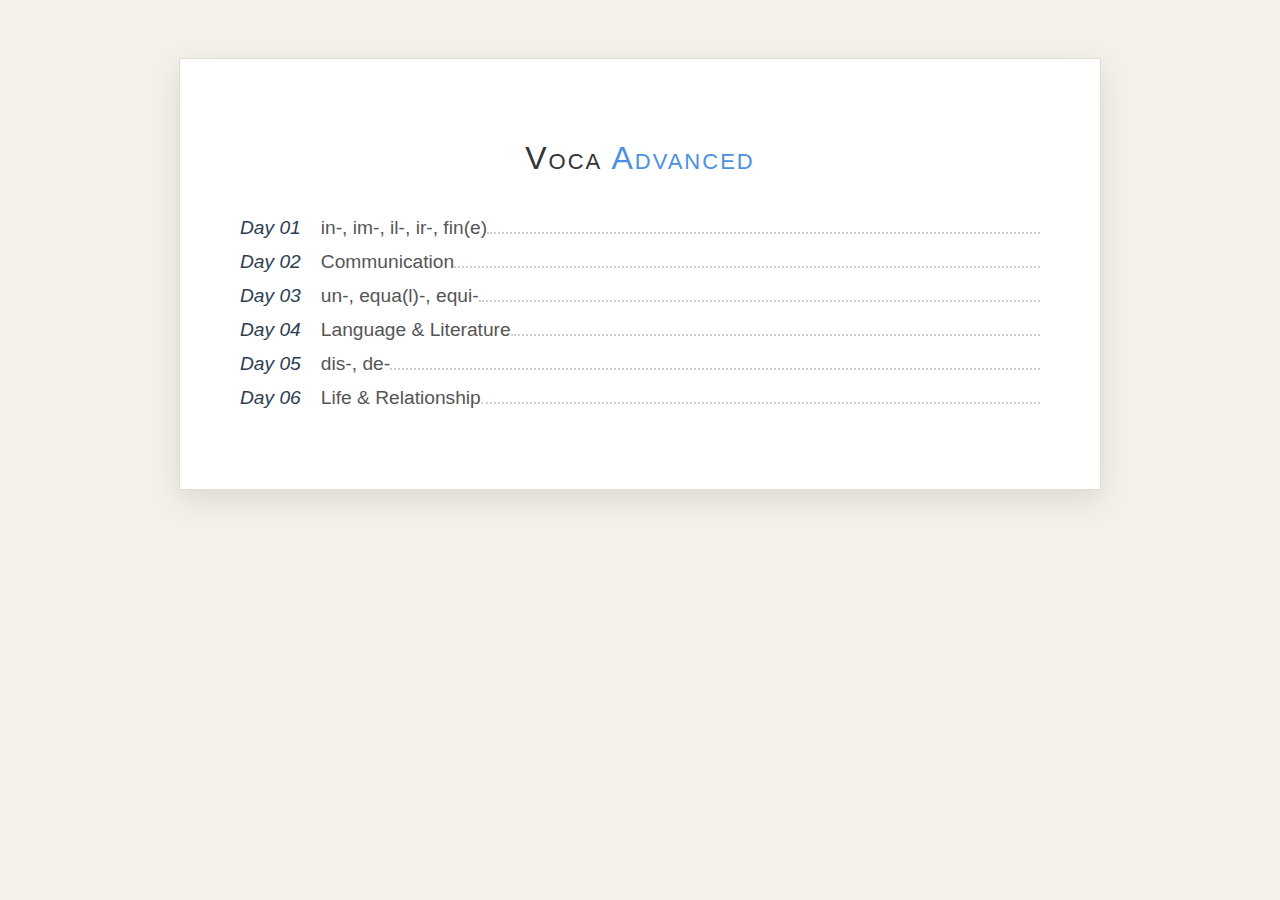
<file: index.html>
<!DOCTYPE html>
<html lang="en">

<head>
    <meta charset="UTF-8">
    <meta name="viewport" content="width=device-width, initial-scale=1.0">
    <title>Voca - Advanced</title>
</head>
<style>
    :root {
        --primary: #4a90e2;
        --success: #2ecc71;
        --danger: #e74c3c;
        --text: #2c3e50;
    }

    /* Background styling to mimic a book page */
    body {
        background-color: #f4f1ea;
        /* Soft cream/paper color */
        display: flex;
        justify-content: center;
        padding: 50px;
    }

    .book-page {
        background: white;
        width: 100%;
        max-width: 800px;
        padding: 60px;
        box-shadow: 0 10px 30px rgba(0, 0, 0, 0.1);
        border: 1px solid #e0ddd5;
    }

    h1 {
        font-family: 'Arial', serif;
        text-align: center;
        font-weight: normal;
        font-variant: small-caps;
        letter-spacing: 2px;
        margin-bottom: 40px;
        color: #333;
    }

    .index-list {
        font-family: 'Arial', serif;
        font-size: 1.2rem;
        list-style: none;
        padding: 0;
    }

    .index-list li {
        display: flex;
        align-items: baseline;
        /* Ensures text and numbers line up on the bottom */
        margin-bottom: 12px;
    }

    .index-list li a {
        text-decoration: none;
        color: #2c3e50;
        padding-right: 10px;
        font-style: italic;
    }

    /* The Dotted Leader */
    .index-list li::after {
        content: "";
        flex-grow: 1;
        border-bottom: 2px dotted #ccc;
        height: 1px;
    }

    .index-list li span {
        padding-left: 10px;
        color: #555;
    }

    /* Hover effect for a modern touch */
    .index-list li:hover a {
        color: #a67c00;
        /* Gold accent */
    }

    .level {
        color: var(--primary)
    }
</style>

<body>
    <div class="book-page">
        <div class="index-wrapper">
            <h1>Voca <span class="level">Advanced</span></h1>

            <ul class="index-list">
                <li><a href="day-01.html">Day 01</a><span>in-, im-, il-, ir-, fin(e)</span></li>
                <li><a href="day-02.html">Day 02</a><span>Communication</span></li>
                <li><a href="day-03.html">Day 03</a><span>un-, equa(l)-, equi-</span></li>
                <li><a href="day-04.html">Day 04</a><span>Language & Literature</span></li>
                <li><a href="day-05.html">Day 05</a><span>dis-, de-</span></li>
                <li><a href="day-06.html">Day 06</a><span>Life & Relationship</span></li>
            </ul>
        </div>
    </div>
</body>

</html>
</file>
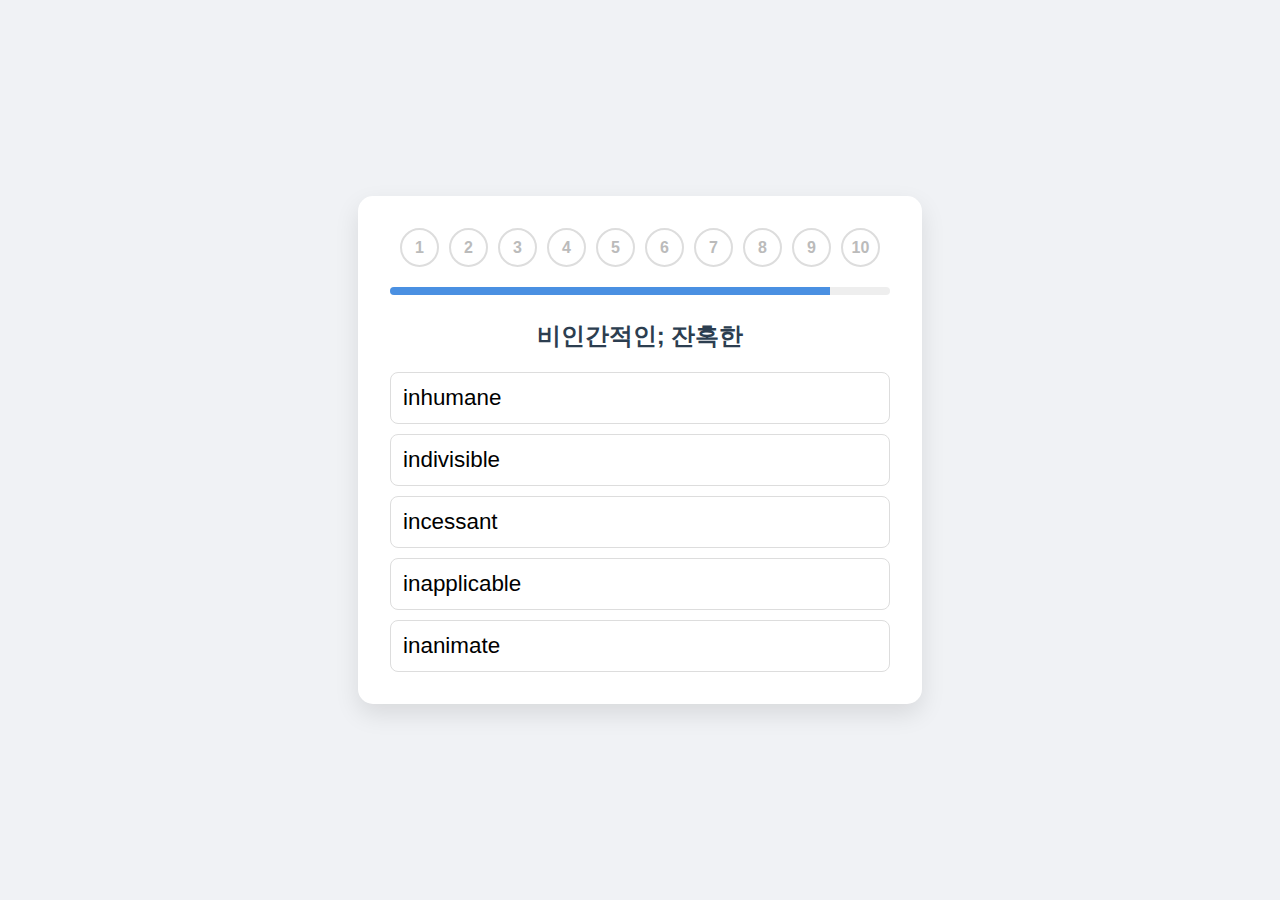
<file: day-01.html>
<!DOCTYPE html>
<html lang="en">
<head>
    <meta charset="UTF-8">
    <meta name="viewport" content="width=device-width, initial-scale=1.0">
    <title>Day 01 : pro-, pre-, fore-, post-, in-</title>
    <link rel="stylesheet" href="style.css">
</head>
<body>

<div class="quiz-container">
    <div class="score-tracker" id="tracker">
        <div class="indicator" id="ind-0">1</div>
        <div class="indicator" id="ind-1">2</div>
        <div class="indicator" id="ind-2">3</div>
        <div class="indicator" id="ind-3">4</div>
        <div class="indicator" id="ind-4">5</div>
        <div class="indicator" id="ind-5">6</div>
        <div class="indicator" id="ind-6">7</div>
        <div class="indicator" id="ind-7">8</div>
        <div class="indicator" id="ind-8">9</div>
        <div class="indicator" id="ind-9">10</div>
    </div>

    <div class="timer-bg" id="timer-box">
        <div id="timer-fill"></div>
    </div>

    <div id="quiz-screen">
        <div class="question-box">
            <h2 id="question-text">Loading...</h2>
            <div class="answer-list" id="answer-options"></div>
        </div>
    </div>

    <div id="result-screen">
        <h2>Day <span class="day">01</span> Score</h2>
        <h1 id="final-score">0 / 5</h1>
        <button onclick="location.reload()" class="answer-btn" style="width: 100%; text-align: center; background: var(--primary); color: white; border: none;">Restart Quiz</button>
    </div>
</div>
<script type="module" src="day01.js"></script>
</body>
</html>
</file>
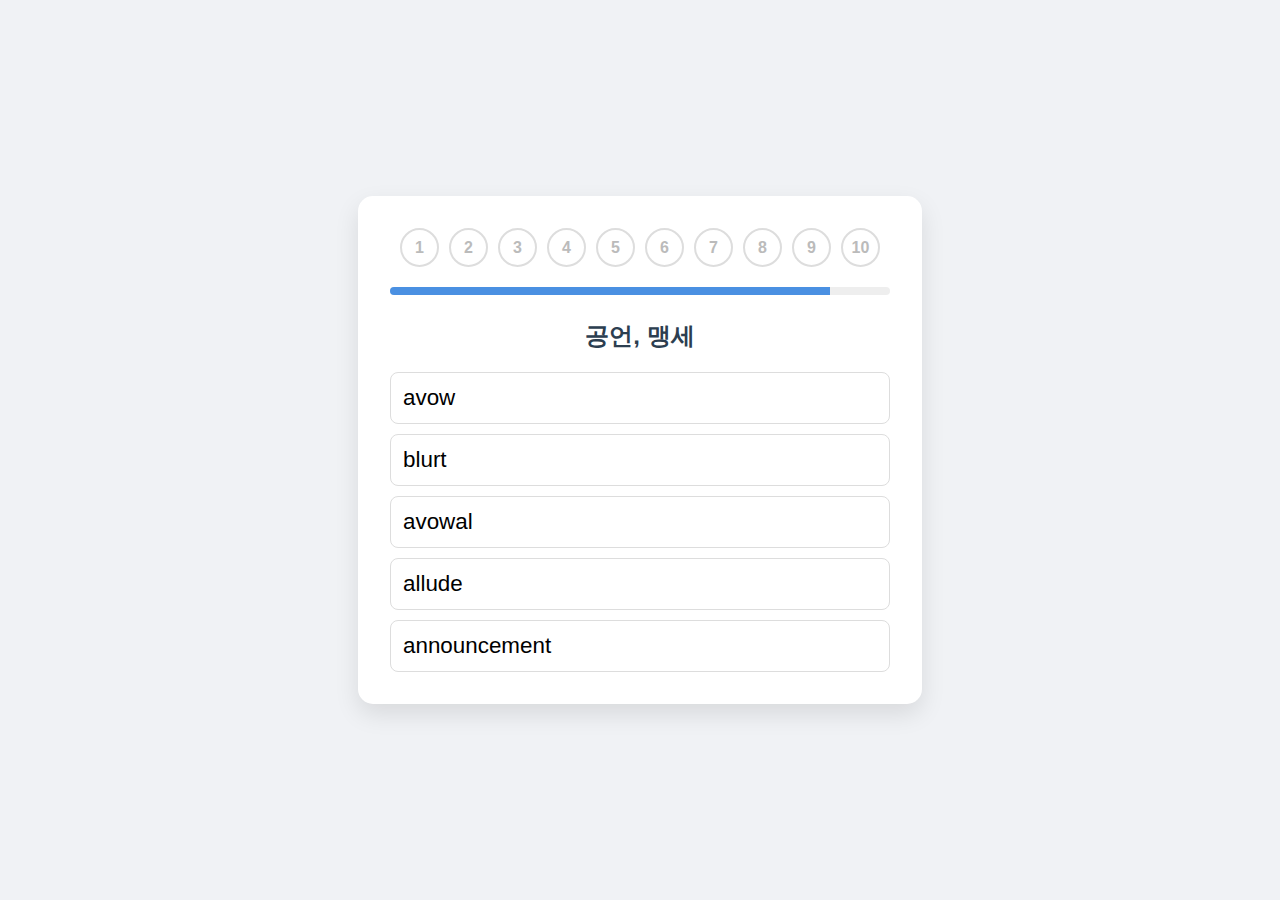
<file: day-02.html>
<!DOCTYPE html>
<html lang="en">
<head>
    <meta charset="UTF-8">
    <meta name="viewport" content="width=device-width, initial-scale=1.0">
    <title>Day 02 : Communication</title>
    <link rel="stylesheet" href="style.css">
</head>
<body>

<div class="quiz-container">
    <div class="score-tracker" id="tracker">
        <div class="indicator" id="ind-0">1</div>
        <div class="indicator" id="ind-1">2</div>
        <div class="indicator" id="ind-2">3</div>
        <div class="indicator" id="ind-3">4</div>
        <div class="indicator" id="ind-4">5</div>
        <div class="indicator" id="ind-5">6</div>
        <div class="indicator" id="ind-6">7</div>
        <div class="indicator" id="ind-7">8</div>
        <div class="indicator" id="ind-8">9</div>
        <div class="indicator" id="ind-9">10</div>
    </div>

    <div class="timer-bg" id="timer-box">
        <div id="timer-fill"></div>
    </div>

    <div id="quiz-screen">
        <div class="question-box">
            <h2 id="question-text">Loading...</h2>
            <div class="answer-list" id="answer-options"></div>
        </div>
    </div>

    <div id="result-screen">
        <h2>Day <span class="day">01</span> Score</h2>
        <h1 id="final-score">0 / 5</h1>
        <button onclick="location.reload()" class="answer-btn" style="width: 100%; text-align: center; background: var(--primary); color: white; border: none;">Restart Quiz</button>
    </div>
</div>
<script type="module" src="day02.js"></script>
</body>
</html>
</file>
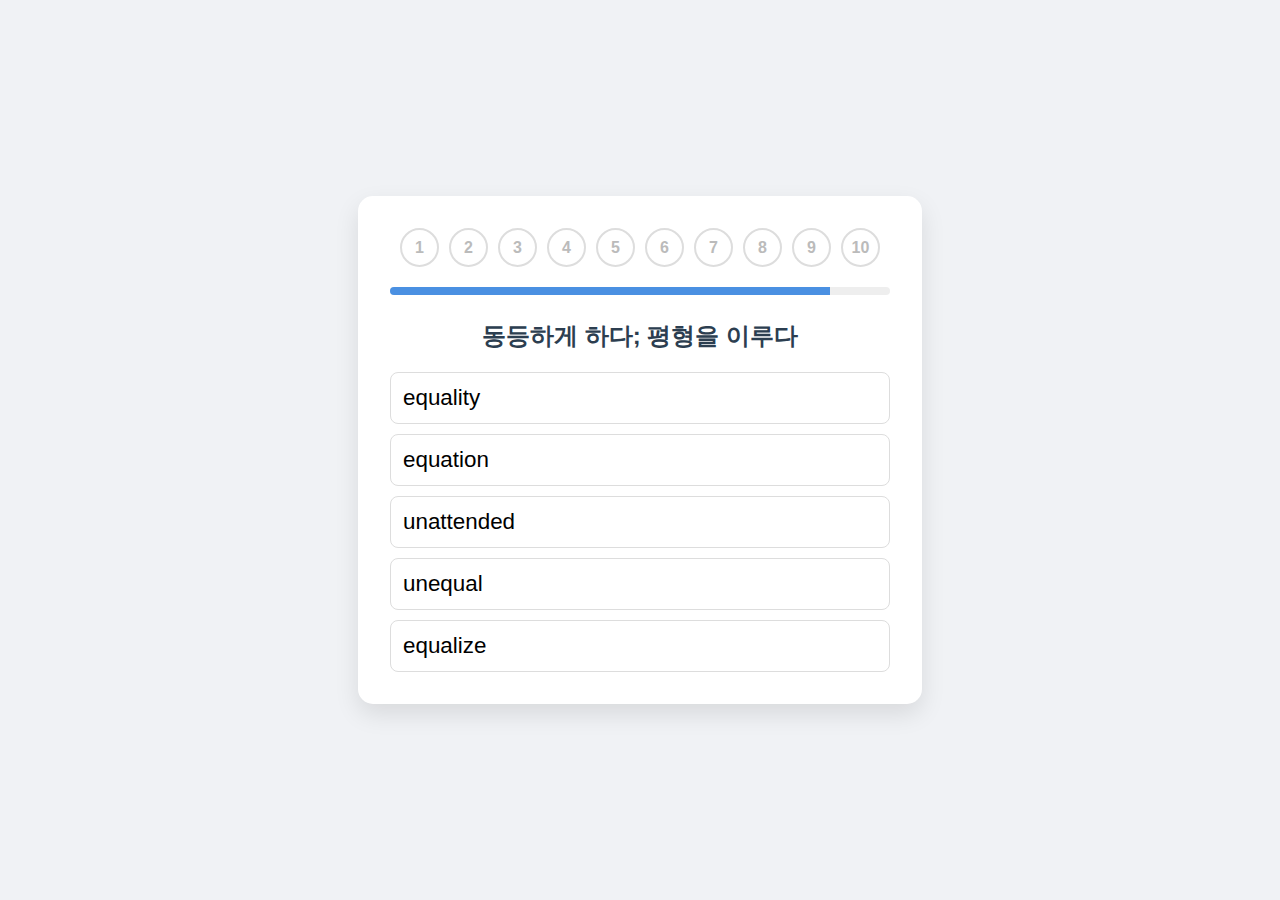
<file: day-03.html>
<!DOCTYPE html>
<html lang="en">
<head>
    <meta charset="UTF-8">
    <meta name="viewport" content="width=device-width, initial-scale=1.0">
    <title>Day 03 : un-, equa(l)-, equi-</title>
    <link rel="stylesheet" href="style.css">
</head>
<body>

<div class="quiz-container">
    <div class="score-tracker" id="tracker">
        <div class="indicator" id="ind-0">1</div>
        <div class="indicator" id="ind-1">2</div>
        <div class="indicator" id="ind-2">3</div>
        <div class="indicator" id="ind-3">4</div>
        <div class="indicator" id="ind-4">5</div>
        <div class="indicator" id="ind-5">6</div>
        <div class="indicator" id="ind-6">7</div>
        <div class="indicator" id="ind-7">8</div>
        <div class="indicator" id="ind-8">9</div>
        <div class="indicator" id="ind-9">10</div>
    </div>

    <div class="timer-bg" id="timer-box">
        <div id="timer-fill"></div>
    </div>

    <div id="quiz-screen">
        <div class="question-box">
            <h2 id="question-text">Loading...</h2>
            <div class="answer-list" id="answer-options"></div>
        </div>
    </div>

    <div id="result-screen">
        <h2>Advanced - Day <span class="day">03</span> Score</h2>
        <h1 id="final-score">0 / 5</h1>
        <button onclick="location.reload()" class="answer-btn" style="width: 100%; text-align: center; background: var(--primary); color: white; border: none;">Restart Quiz</button>
    </div>
</div>
<script type="module" src="day03.js"></script>
</body>
</html>
</file>
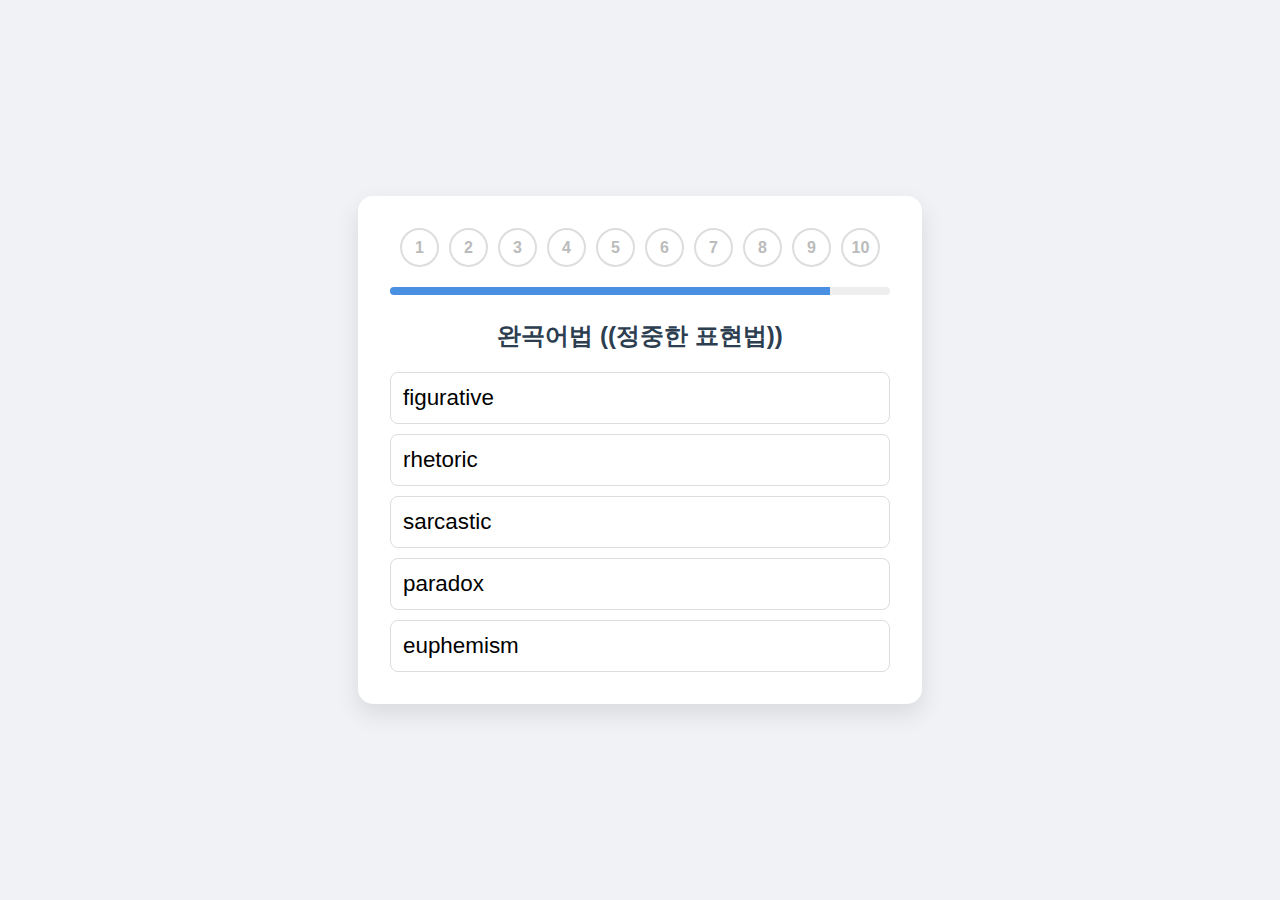
<file: day-04.html>
<!DOCTYPE html>
<html lang="en">
<head>
    <meta charset="UTF-8">
    <meta name="viewport" content="width=device-width, initial-scale=1.0">
    <title>Day 04 : Language & Literature</title>
    <link rel="stylesheet" href="style.css">
</head>
<body>

<div class="quiz-container">
    <div class="score-tracker" id="tracker">
        <div class="indicator" id="ind-0">1</div>
        <div class="indicator" id="ind-1">2</div>
        <div class="indicator" id="ind-2">3</div>
        <div class="indicator" id="ind-3">4</div>
        <div class="indicator" id="ind-4">5</div>
        <div class="indicator" id="ind-5">6</div>
        <div class="indicator" id="ind-6">7</div>
        <div class="indicator" id="ind-7">8</div>
        <div class="indicator" id="ind-8">9</div>
        <div class="indicator" id="ind-9">10</div>
    </div>

    <div class="timer-bg" id="timer-box">
        <div id="timer-fill"></div>
    </div>

    <div id="quiz-screen">
        <div class="question-box">
            <h2 id="question-text">Loading...</h2>
            <div class="answer-list" id="answer-options"></div>
        </div>
    </div>

    <div id="result-screen">
        <h2>Advanced - Day <span class="day">04</span> Score</h2>
        <h1 id="final-score">0 / 5</h1>
        <button onclick="location.reload()" class="answer-btn" style="width: 100%; text-align: center; background: var(--primary); color: white; border: none;">Restart Quiz</button>
    </div>
</div>
<script type="module" src="day04.js"></script>
</body>
</html>
</file>
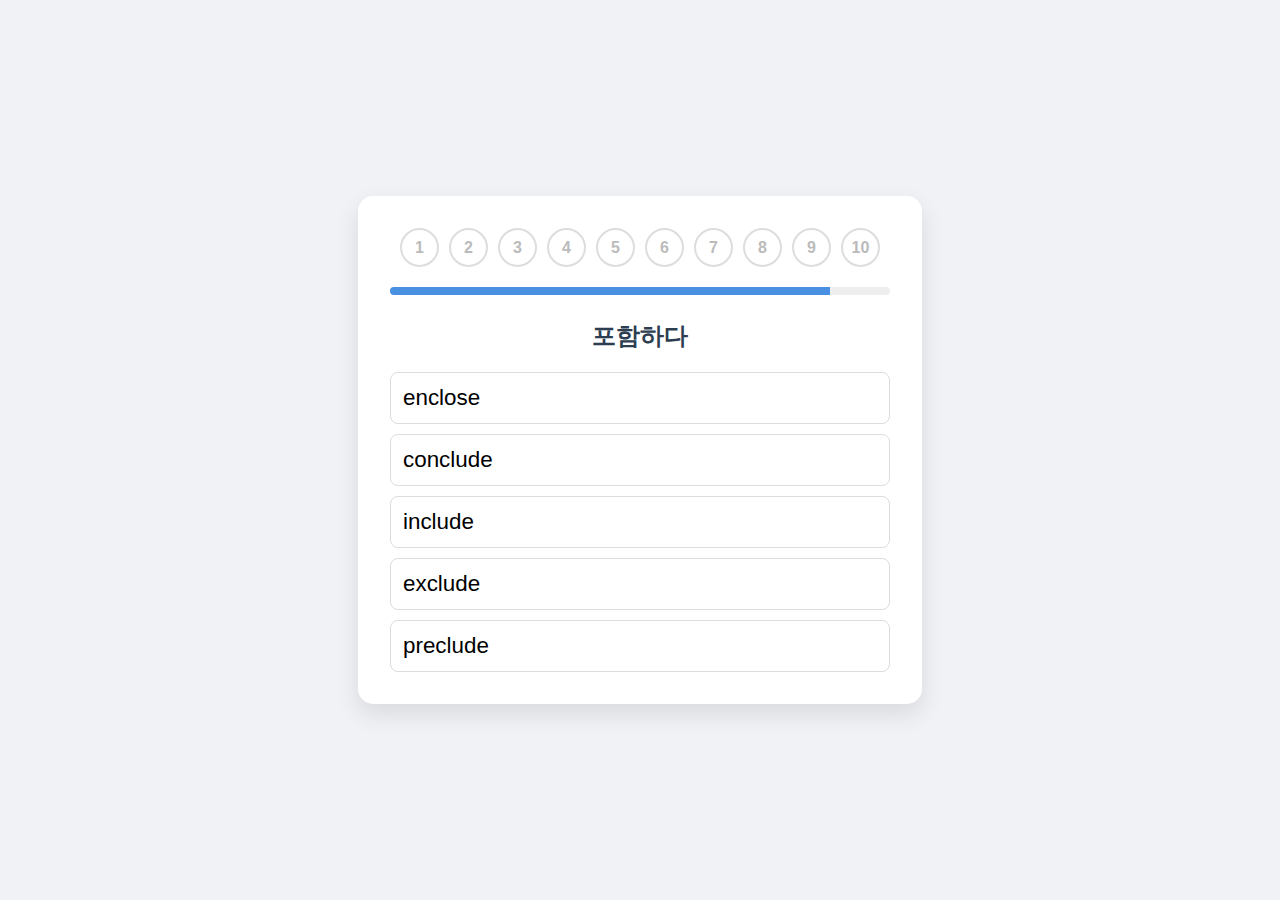
<file: day-05.html>
<!DOCTYPE html>
<html lang="en">
<head>
    <meta charset="UTF-8">
    <meta name="viewport" content="width=device-width, initial-scale=1.0">
    <title>Day 05 : dis-, de-</title>
    <link rel="stylesheet" href="style.css">
</head>
<body>

<div class="quiz-container">
    <div class="score-tracker" id="tracker">
        <div class="indicator" id="ind-0">1</div>
        <div class="indicator" id="ind-1">2</div>
        <div class="indicator" id="ind-2">3</div>
        <div class="indicator" id="ind-3">4</div>
        <div class="indicator" id="ind-4">5</div>
        <div class="indicator" id="ind-5">6</div>
        <div class="indicator" id="ind-6">7</div>
        <div class="indicator" id="ind-7">8</div>
        <div class="indicator" id="ind-8">9</div>
        <div class="indicator" id="ind-9">10</div>
    </div>

    <div class="timer-bg" id="timer-box">
        <div id="timer-fill"></div>
    </div>

    <div id="quiz-screen">
        <div class="question-box">
            <h2 id="question-text">Loading...</h2>
            <div class="answer-list" id="answer-options"></div>
        </div>
    </div>

    <div id="result-screen">
        <h2>Advanced - Day <span class="day">05</span> Score</h2>
        <h1 id="final-score">0 / 5</h1>
        <button onclick="location.reload()" class="answer-btn" style="width: 100%; text-align: center; background: var(--primary); color: white; border: none;">Restart Quiz</button>
    </div>
</div>
<script type="module" src="day05.js"></script>
</body>
</html>
</file>
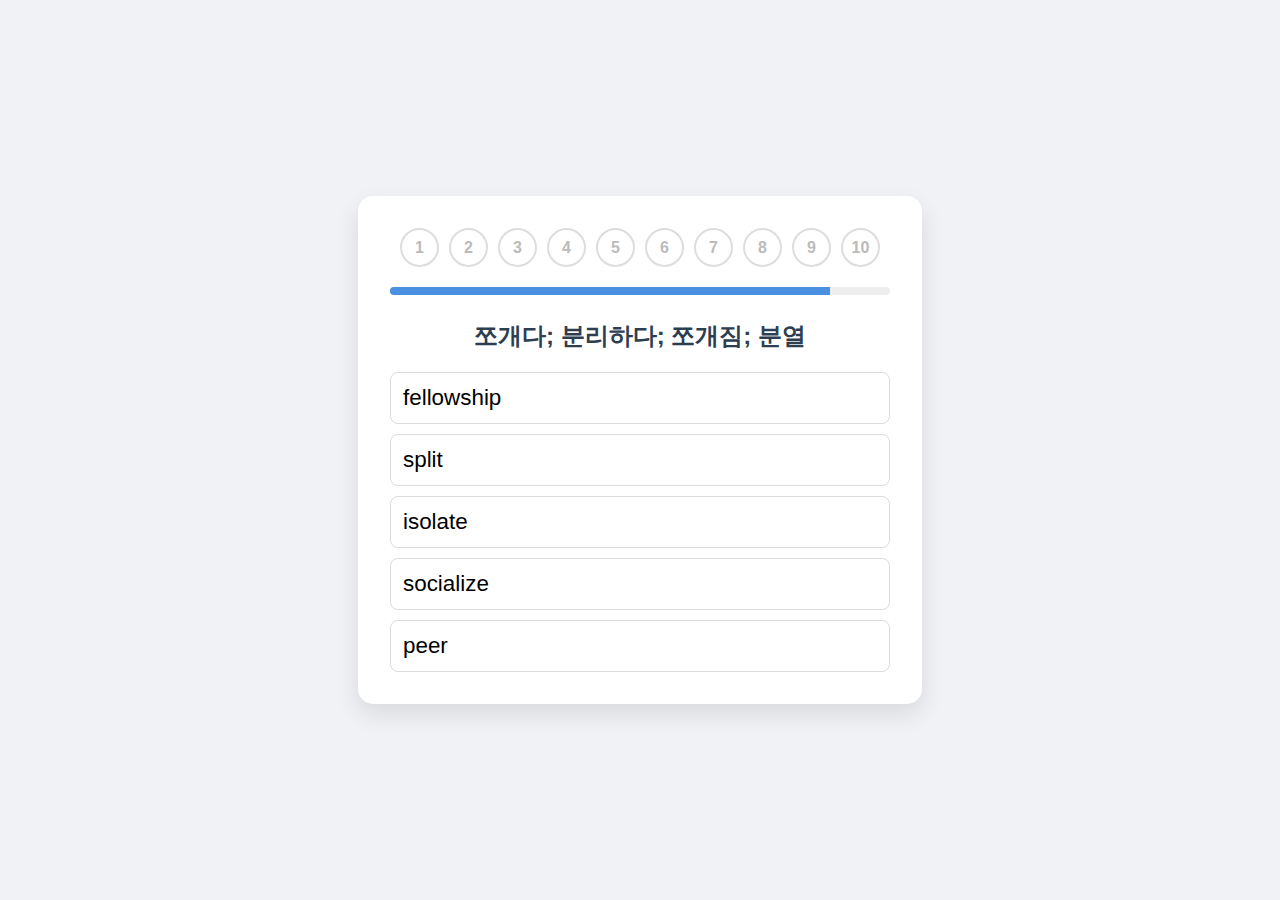
<file: day-06.html>
<!DOCTYPE html>
<html lang="en">
<head>
    <meta charset="UTF-8">
    <meta name="viewport" content="width=device-width, initial-scale=1.0">
    <title>Day 06 : Life & Relationship</title>
    <link rel="stylesheet" href="style.css">
</head>
<body>

<div class="quiz-container">
    <div class="score-tracker" id="tracker">
        <div class="indicator" id="ind-0">1</div>
        <div class="indicator" id="ind-1">2</div>
        <div class="indicator" id="ind-2">3</div>
        <div class="indicator" id="ind-3">4</div>
        <div class="indicator" id="ind-4">5</div>
        <div class="indicator" id="ind-5">6</div>
        <div class="indicator" id="ind-6">7</div>
        <div class="indicator" id="ind-7">8</div>
        <div class="indicator" id="ind-8">9</div>
        <div class="indicator" id="ind-9">10</div>
    </div>

    <div class="timer-bg" id="timer-box">
        <div id="timer-fill"></div>
    </div>

    <div id="quiz-screen">
        <div class="question-box">
            <h2 id="question-text">Loading...</h2>
            <div class="answer-list" id="answer-options"></div>
        </div>
    </div>

    <div id="result-screen">
        <h2>Advanced - Day <span class="day">06</span> Score</h2>
        <h1 id="final-score">0 / 5</h1>
        <button onclick="location.reload()" class="answer-btn" style="width: 100%; text-align: center; background: var(--primary); color: white; border: none;">Restart Quiz</button>
    </div>
</div>
<script type="module" src="day06.js"></script>
</body>
</html>
</file>
<file: style.css>
:root {
    --primary: #4a90e2;
    --success: #2ecc71;
    --danger: #e74c3c;
    --text: #2c3e50;
}

body {
    font-family: 'Segoe UI', Tahoma, Geneva, Verdana, sans-serif;
    background-color: #f0f2f5;
    display: flex;
    justify-content: center;
    align-items: center;
    min-height: 100vh;
    margin: 0;
}

.quiz-container {
    background: white;
    width: 90%;
    max-width: 500px;
    padding: 2rem;
    border-radius: 15px;
    box-shadow: 0 10px 25px rgba(0, 0, 0, 0.1);
    text-align: center;
}

/* O/X Score Tracker */
.score-tracker {
    display: flex;
    justify-content: center;
    gap: 10px;
    margin-bottom: 20px;
}

.indicator {
    width: 35px;
    height: 35px;
    border: 2px solid #ddd;
    border-radius: 50%;
    display: flex;
    align-items: center;
    justify-content: center;
    font-weight: bold;
    color: #bbb;
    transition: all 0.3s ease;
}

.indicator.correct {
    background: var(--success);
    color: white;
    border-color: var(--success);
}

.indicator.incorrect {
    background: var(--danger);
    color: white;
    border-color: var(--danger);
}

/* Timer Bar */
.timer-bg {
    width: 100%;
    height: 8px;
    background: #eee;
    border-radius: 4px;
    margin-bottom: 25px;
    overflow: hidden;
}

#timer-fill {
    width: 100%;
    height: 100%;
    background: var(--primary);
    transition: width 0.1s linear;
}

.question-box h2 {
    font-size: 1.5rem;
    color: var(--text);
    margin-bottom: 20px;
}

.answer-list {
    display: grid;
    gap: 10px;
}

.answer-btn {
    padding: 12px;
    border: 1px solid #ddd;
    border-radius: 8px;
    background: white;
    cursor: pointer;
    font-size: 1.4rem;
    text-align: left;
    transition: 0.2s;
}

.answer-btn:hover {
    background-color: #f8f9fa;
    border-color: var(--primary);
}

#result-screen {
    display: none;
}

.hidden {
    display: none;
}

.day {
    color: var(--primary)
}
</file>
